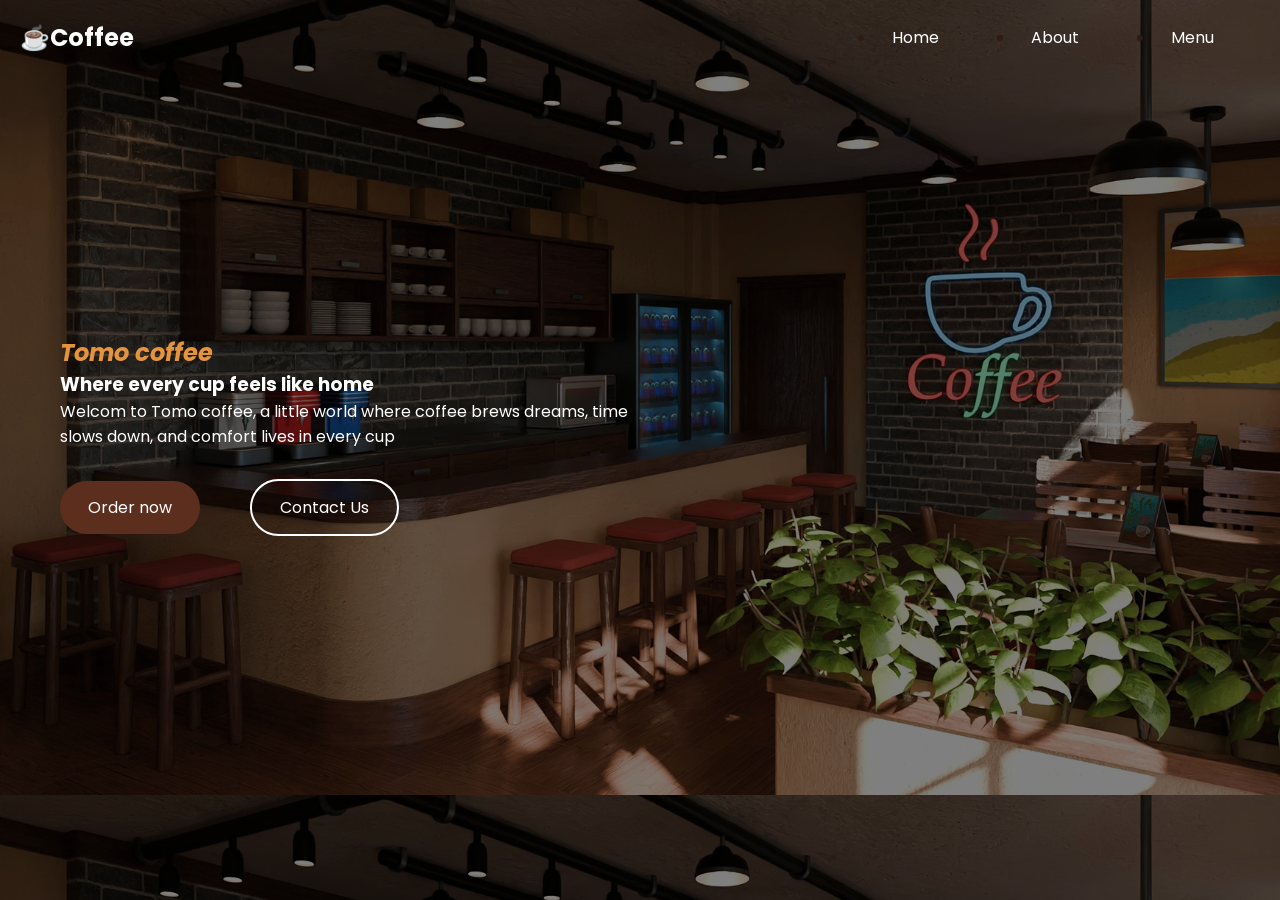
<file: INDEX.html>
<!DOCTYPE html>
<html lang="en">
<head>
    <meta charset="UTF-8">
    <meta name="viewport" content="width=device-width, initial-scale=1.0">
    <title>Tomo </title>
    <link rel="stylesheet" href="style.css">
</head>
<body class="page1">
    <header>
        <nav class="navbar">
            <a href="#" class="nav_logo">
                <h2 class="logo_text">☕Coffee</h2>
            </a>
            <ul class="nav_menu">
                <li class="nav_item">
                    <a href="INDEX.html" class="nav_link">Home</a>
                </li>
                <li class="nav_item">
                    <a href="ABOUT.html" class="nav_link">About</a>
                </li>
                <li class="nav_item">
                    <a href="menu.html" class="nav_link">Menu</a>
                </li>
            </ul>


        </nav>
    </header>
    <main>
        <section class="hero_section">

            <div class="hero_content">
                <div class="hero-details">
                    <h2 class="title">Tomo coffee</h2>
                    <h3 class="subtitle">Where every cup feels like home</h3>
                    <p class="description">Welcom to Tomo coffee, a little world where coffee brews dreams, time <br>slows down, and comfort lives in every cup</p>
                    <div class="buttons">
                        <a href="ORDER.HTML" class="button order_now">Order now</a>
                        <a href="CONTACT.html" class="button contact_us">Contact Us</a>
                    </div>
                </div>
               

            </div>
        </section>
        <section class="about_section">
            <div class=""></div>
        </section>
    </main>
   

    
</body>
</html>
</file>
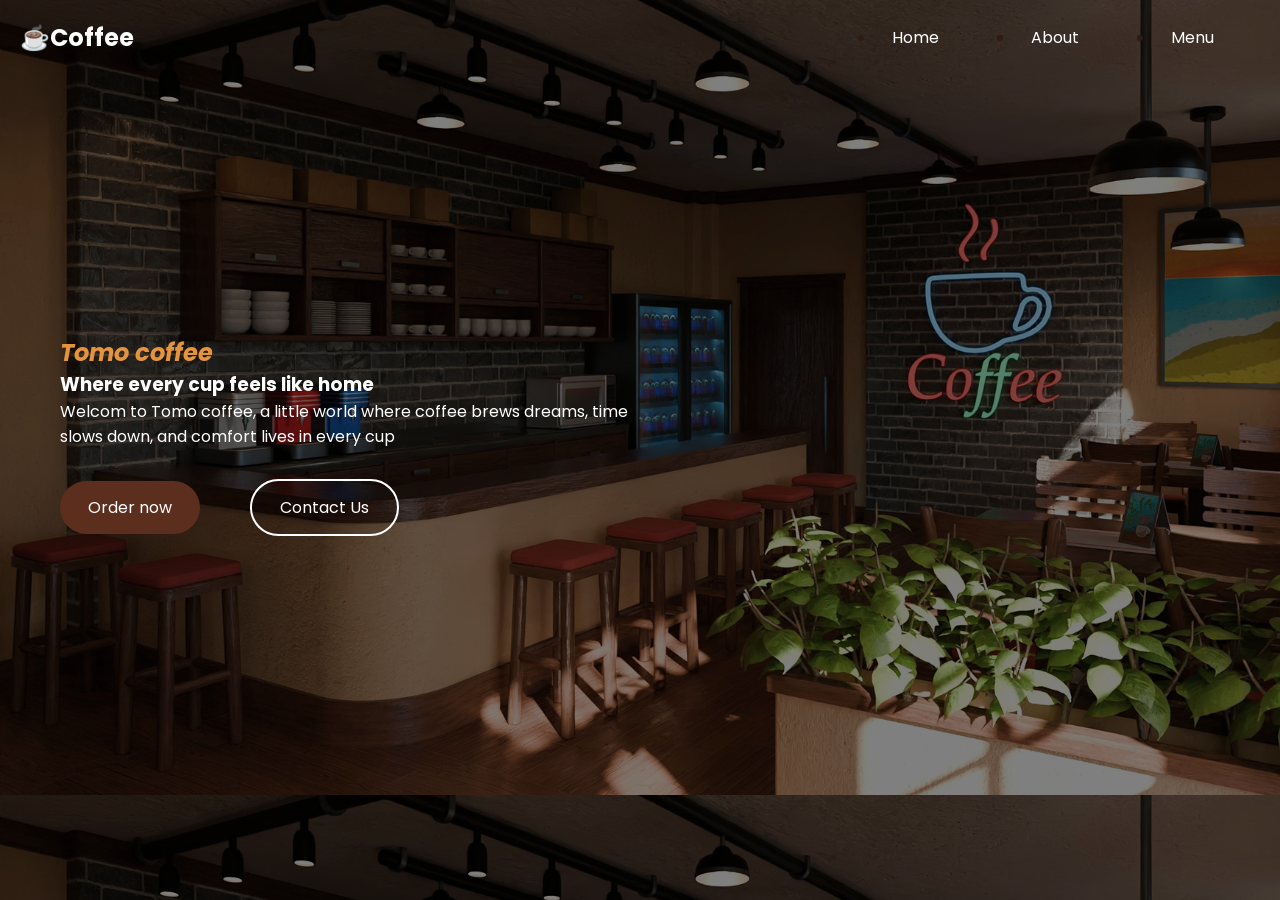
<file: index.html>
<!DOCTYPE html>
<html lang="en">
<head>
    <meta charset="UTF-8">
    <meta name="viewport" content="width=device-width, initial-scale=1.0">
    <title>Tomo </title>
    <link rel="stylesheet" href="style.css">
</head>
<body class="page1">
    <header>
        <nav class="navbar">
            <a href="#" class="nav_logo">
                <h2 class="logo_text">☕Coffee</h2>
            </a>
            <ul class="nav_menu">
                <li class="nav_item">
                    <a href="INDEX.html" class="nav_link">Home</a>
                </li>
                <li class="nav_item">
                    <a href="ABOUT.html" class="nav_link">About</a>
                </li>
                <li class="nav_item">
                    <a href="menu.html" class="nav_link">Menu</a>
                </li>
            </ul>


        </nav>
    </header>
    <main>
        <section class="hero_section">

            <div class="hero_content">
                <div class="hero-details">
                    <h2 class="title">Tomo coffee</h2>
                    <h3 class="subtitle">Where every cup feels like home</h3>
                    <p class="description">Welcom to Tomo coffee, a little world where coffee brews dreams, time <br>slows down, and comfort lives in every cup</p>
                    <div class="buttons">
                        <a href="ORDER.HTML" class="button order_now">Order now</a>
                        <a href="CONTACT.html" class="button contact_us">Contact Us</a>
                    </div>
                </div>
               

            </div>
        </section>
        <section class="about_section">
            <div class=""></div>
        </section>
    </main>
   

    
</body>
</html>
</file>
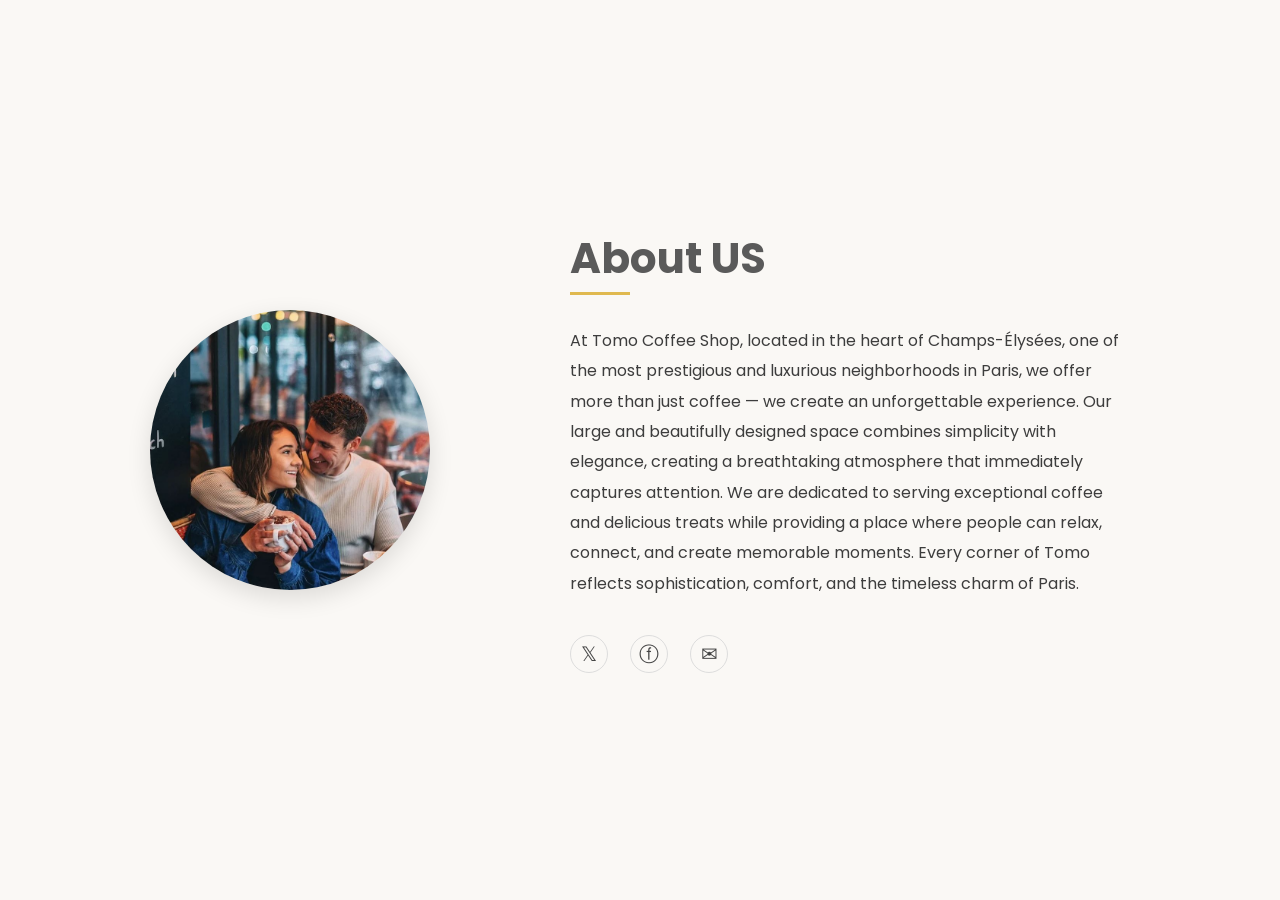
<file: ABOUT.html>
<!DOCTYPE html>
<html lang="en">
<head>
<meta charset="UTF-8">
<meta name="viewport" content="width=device-width, initial-scale=1.0">
<title>About US</title>
<link rel="stylesheet" href="style.css">
</head>
<body class="about-page">

    <div class="about-container">

        <div class="about-photo">
            <img src="coupl.jpg" alt="Tomo Coffee Shop couple">
        </div>

        <div class="about-text">
            <h1>About US</h1>
            <p>
                At Tomo Coffee Shop, located in the heart of Champs-Élysées, one of the
                most prestigious and luxurious neighborhoods in Paris, we offer more than
                just coffee — we create an unforgettable experience. Our large and
                beautifully designed space combines simplicity with elegance, creating a
                breathtaking atmosphere that immediately captures attention. We are
                dedicated to serving exceptional coffee and delicious treats while providing
                a place where people can relax, connect, and create memorable moments.
                Every corner of Tomo reflects sophistication, comfort, and the timeless
                charm of Paris.
            </p>

            <div class="about-socials">
                <a href="https://www.instagram.com/tomo_coffee_brunch_bakery?igsh=MTQycHU3dm1lOThiMg==" target="_blank" aria-label="Instagram">𝕏</a>
                <a href="https://www.facebook.com/share/1BnE94iN6t/" aria-label="Info">ⓕ</a>
                <a href="mailto:zoubabelhoul858@gmail.com" aria-label="Email">✉︎</a>
            </div>
        </div>

    </div>

</body>
</html>
</file>
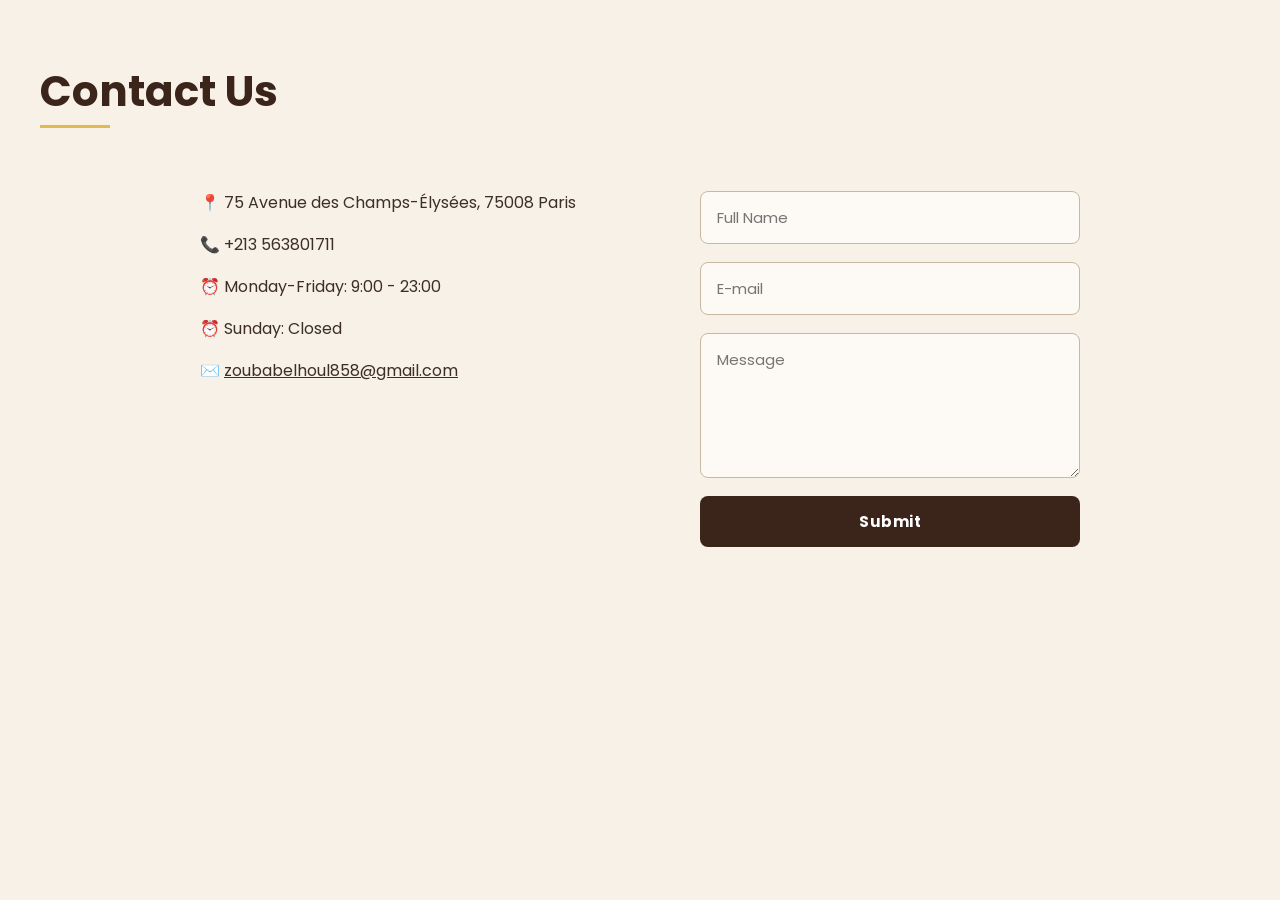
<file: CONTACT.html>
<!DOCTYPE html>
<html lang="en">
<head>
    <meta charset="UTF-8">
    <meta name="viewport" content="width=device-width, initial-scale=1.0">
    <title>Contact US</title>
    <link rel="stylesheet" href="style.css">
</head>
<body class="contact-page">

    <h1 class="contact-title">Contact Us</h1>

    <div class="contact-container">

        <ul class="contact-info">
            <li>📍 75 Avenue des Champs-Élysées, 75008 Paris</li>
            <li>📞 +213 563801711</li>
            <li>⏰ Monday-Friday: 9:00 - 23:00</li>
            <li>⏰ Sunday: Closed</li>
            <li>✉️ <a href="mailto:zoubabelhoul858@gmail.com">zoubabelhoul858@gmail.com</a></li>
        </ul>

        <form action="#" class="contact-form" id="contactForm">
            <input type="text" name="name" id="name" placeholder="Full Name" required>
            <input type="email" name="email" id="email" placeholder="E-mail" required>
            <textarea name="message" id="message" rows="5" placeholder="Message" required></textarea>
            <button type="submit" class="contact-submit">Submit</button>
        </form>

    </div>
    <body>
<html>

    <p id="confirmMsg" class="contact-confirm">Merci ! Votre avis a été envoyé.</p>
</file>
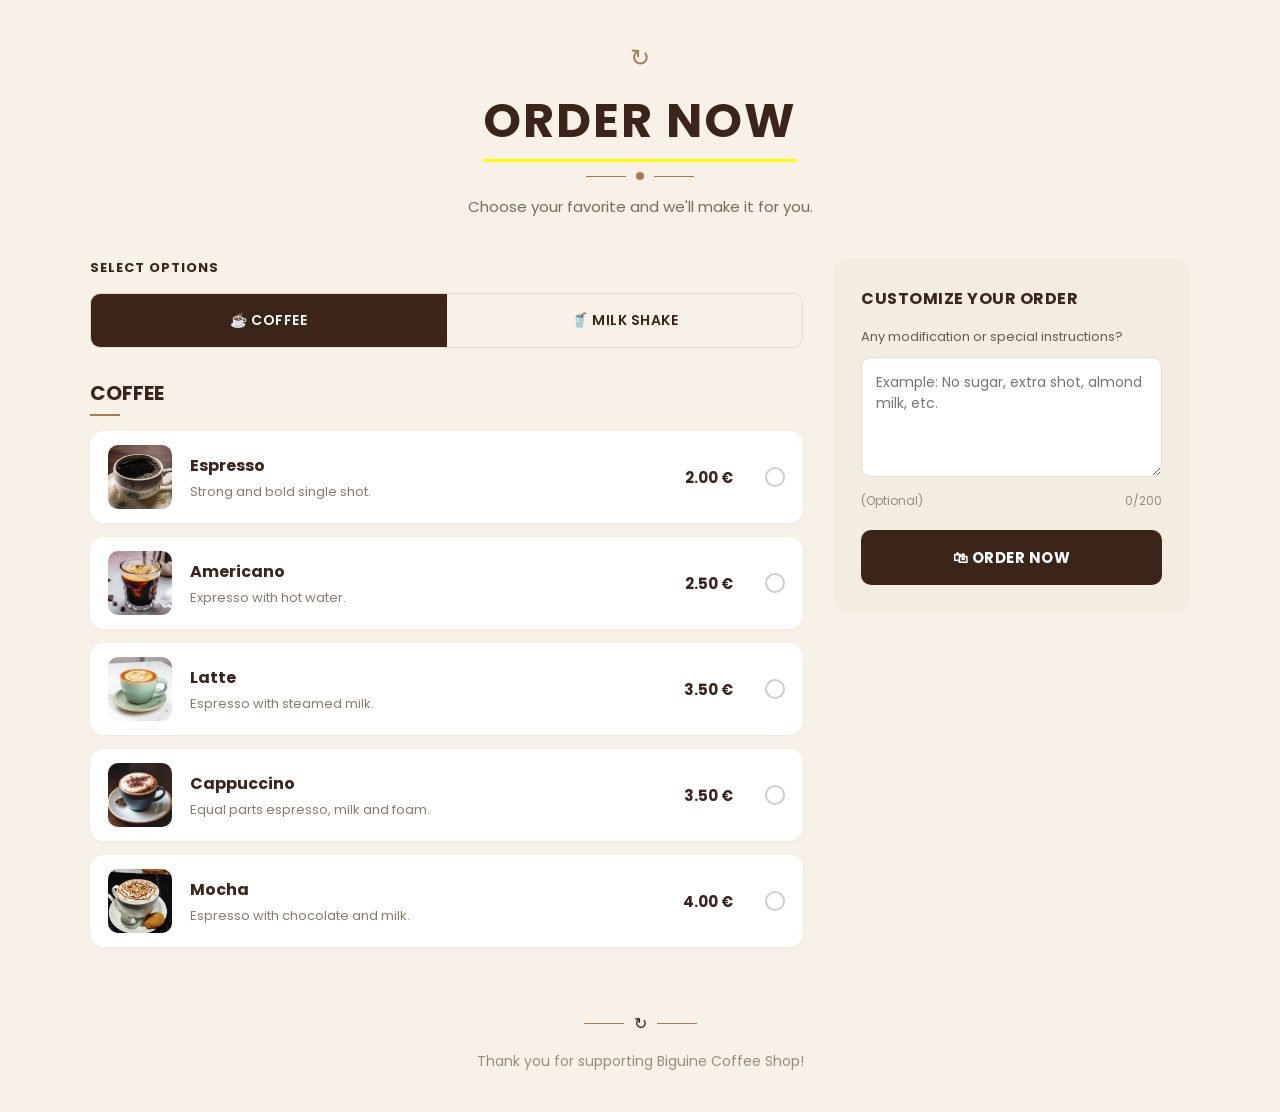
<file: ORDER.HTML>
<!DOCTYPE html>
<html lang="en">
<head>
    <meta charset="UTF-8">
    <meta name="viewport" content="width=device-width, initial-scale=1.0">
    <title>ORDER NOW</title>
    <link rel="stylesheet" href="style.css">

</head>
<body>
    <div class="tomo-order">
<div class="tomo-container">

  <header class="tomo-header">
    <div class="tomo-icon-circle">&#8635;</div>
    <h1>ORDER NOW</h1>
    <div class="tomo-divider"><span></span><div class="tomo-dot"></div><span></span></div>
    <p>Choose your favorite and we'll make it for you.</p>
  </header>

  <div class="tomo-main-grid">
    <div>
      <div class="tomo-section-title">SELECT OPTIONS</div>
      <div class="tomo-tabs">
        <div class="tomo-tab tomo-active" onclick="tomoSwitchTab(this,'tomo-coffee')">☕ COFFEE</div>
        <div class="tomo-tab" onclick="tomoSwitchTab(this,'tomo-milkshake')">🥤 MILK SHAKE</div>
      </div>

      <div id="tomo-coffee">
        <div class="tomo-category">COFFEE</div>

        <div class="tomo-item" data-price="2.00" onclick="tomoSelectItem(this)">
          <img src="coffes.jpg" alt="Espresso">
          <div class="tomo-item-info">
            <h3>Espresso</h3>
            <p>Strong and bold single shot.</p>
          </div>
          <div class="tomo-item-price">2.00 €</div>
          <div class="tomo-radio"></div>
        </div>

        <div class="tomo-item" data-price="2.50" onclick="tomoSelectItem(this)">
          <img src="americano.jpg" alt="Americano">
          <div class="tomo-item-info">
            <h3>Americano</h3>
            <p>Expresso with hot water.</p>
          </div>
          <div class="tomo-item-price">2.50 €</div>
          <div class="tomo-radio"></div>
        </div>

        <div class="tomo-item" data-price="3.50" onclick="tomoSelectItem(this)">
          <img src="latte.jpg" alt="Latte">
          <div class="tomo-item-info">
            <h3>Latte</h3>
            <p>Espresso with steamed milk.</p>
          </div>
          <div class="tomo-item-price">3.50 €</div>
          <div class="tomo-radio"></div>
        </div>

        <div class="tomo-item" data-price="3.50" onclick="tomoSelectItem(this)">
          <img src="capochino.jpg" alt="Cappuccino">
          <div class="tomo-item-info">
            <h3>Cappuccino</h3>
            <p>Equal parts espresso, milk and foam.</p>
          </div>
          <div class="tomo-item-price">3.50 €</div>
          <div class="tomo-radio"></div>
        </div>

        <div class="tomo-item" data-price="4.00" onclick="tomoSelectItem(this)">
          <img src="mocha.jpg" alt="Mocha">
          <div class="tomo-item-info">
            <h3>Mocha</h3>
            <p>Espresso with chocolate and milk.</p>
          </div>
          <div class="tomo-item-price">4.00 €</div>
          <div class="tomo-radio"></div>
        </div>
      </div>

      <div id="tomo-milkshake" style="display:none;">
        <div class="tomo-category">MILK SHAKE</div>

        <div class="tomo-item" data-price="4.50" onclick="tomoSelectItem(this)">
          <img src="mmms.jpg" alt="Chocolate Milk Shake">
          <div class="tomo-item-info">
            <h3>Chocolate Milk Shake</h3>
            <p>Creamy chocolate shake.</p>
          </div>
          <div class="tomo-item-price">5.0 €</div>
          <div class="tomo-radio"></div>
        </div>

        <div class="tomo-item" data-price="4.50" onclick="tomoSelectItem(this)">
          <img src="ms.jpg" alt="Strawberry Milk Shake">
          <div class="tomo-item-info">
            <h3>Strawberry Milk Shake</h3>
            <p>Fresh and fruity strawberry shake.</p>
          </div>
          <div class="tomo-item-price">5.0 €</div>
          <div class="tomo-radio"></div>
        </div>

        <div class="tomo-item" data-price="4.50" onclick="tomoSelectItem(this)">
<img src="msmms.jpg" alt="Caramel Milk Shake">
          <div class="tomo-item-info">
            <h3>Caramel Milk Shake</h3>
            <p>Sweet caramel drizzle shake.</p>
          </div>
          <div class="tomo-item-price">5.0 €</div>
          <div class="tomo-radio"></div>
        </div>
        <div class="tomo-item" data-price="4.50" onclick="tomoSelectItem(this)">
          <img src="mmssss.jpg" alt="Blueberry Milk Shake">
          <div class="tomo-item-info">
            <h3>Blueberry Milk Shake</h3>
            <p>Fresh and fruity Blueberry shake.</p>
          </div>
          <div class="tomo-item-price">5.0 €</div>
          <div class="tomo-radio"></div>
        </div>
      </div>
    </div>

    <aside class="tomo-sidebar">
      <h2>CUSTOMIZE YOUR ORDER</h2>
      <label>Any modification or special instructions?</label>
      <textarea id="tomo-notes" maxlength="200" placeholder="Example: No sugar, extra shot, almond milk, etc." oninput="tomoUpdateCount()"></textarea>
      <div class="tomo-char-row">
        <span>(Optional)</span>
        <span id="tomo-count">0/200</span>
      </div>
      <button class="tomo-order-btn" onclick="tomoPlaceOrder()">🛍 ORDER NOW</button>
    </aside>
  </div>

  <footer class="tomo-footer">
    <div class="tomo-divider"><span></span><div>&#8635;</div><span></span></div>
    <p>Thank you for supporting Biguine Coffee Shop!</p>
  </footer>

</div>
</div>
<script>
  function tomoSwitchTab(el, target){
    document.querySelectorAll('.tomo-tab').forEach(t=>t.classList.remove('tomo-active'));
    el.classList.add('tomo-active');
    document.getElementById('tomo-coffee').style.display = target==='tomo-coffee' ? 'block':'none';
    document.getElementById('tomo-milkshake').style.display = target==='tomo-milkshake' ? 'block':'none';
  }

  let tomoSelected = null;
  function tomoSelectItem(el){
    document.querySelectorAll('.tomo-radio').forEach(r=>r.classList.remove('tomo-selected'));
    el.querySelector('.tomo-radio').classList.add('tomo-selected');
    tomoSelected = el;
  }

  function tomoUpdateCount(){
    const ta = document.getElementById('tomo-notes');
    document.getElementById('tomo-count').textContent = ta.value.length + '/200';
  }

  function tomoPlaceOrder(){
    if(!tomoSelected){
      alert('Please select an item first!');
      return;
    }
    const name = tomoSelected.querySelector('h3').textContent;
    const price = tomoSelected.querySelector('.tomo-item-price').textContent;
    alert('Order placed: ' + name + ' (' + price + ')');
  }
</script>
    
</body>
</html>
</file>
<file: style.css>
@import url('https://fonts.googleapis.com/css2?family=Miniver&family=Poppins:ital,wght@0,400;0,500;0,600;0,700;1,500&display=swap');
*{
    margin: 0;
    padding: 0;
    box-sizing: border-box;
    font-family: "Poppins", sans-serif;

     
}
.page1{
    background-image: linear-gradient(rgba(0,0,0,0.5),rgba(0,0,0,0.5)), url(COFFEESHOP.jpg);
    background-size: cover;

}
header .navbar{
    display: flex;
    padding: 20px;
    align-items: center;
    justify-content: space-between;
}
.navbar .nav_logo .logo_text{
    color: white;
   
}
.nav_menu{
    display: flex;
    gap: 30px;
    text-decoration: none;
}

.navbar .nav_menu .nav_link{
    color: white;
    
}
.navbar a{
    text-decoration: none;
}
.nav_item{
    margin-right: 30px;
}
.nav_link{
    padding: 8px 16px;
    border-radius: 8px;
    transition: background-color 0.3s ease;
}
.nav_link:hover{
    background-color: #5c2e1e;
    color: #fff;
}
.hero_section{
    display: flex;
    align-items: center;
    padding: 0 60px;
    min-height: 80vh;
}
.hero_details{
    text-align: left;
    max-width: 500px;
    color: white;
}
.title{
    color: #e6943c;
    font-style: italic;
}
.subtitle{
    color: #fff;
}
.description{
    color: #fff;
}

.buttons {
  display: flex;
  flex-direction: row;
  align-items: center;
  gap: 25px;
  margin-top: 30px;
  width: 100%;
}

.order_now,
.contact_us {
  display: inline-flex;
  align-items: center;
  justify-content: center;
  padding: 14px 28px;
  border-radius: 30px;
  text-decoration: none;
  white-space: nowrap;
  flex: 0 0 auto;
}

.order_now {
  background-color: #5c2e1e;
  color: #fff;
  margin-right: 25px;
}

.contact_us {
  background-color: transparent;
  color: #fff;
  border: 2px solid #fff;
}
.contact_us:hover{
    background-color: #5c2e1e;
}

.middle {
  width: 700px;        /* ou ce que tu veux */
  margin-left: 350px;   /* pousse à droite */
  margin-right: 100px;  /* petit espace du bord */
 

}
h1{
    margin-left: 200px;   
   position: relative;
  display: inline-block;
}

h1::after {
  content: "";
  position: absolute;
  left: 0;
  bottom: -5px;
  width: 100%;
  height: 3px;
  background: yellow;
}

.letous {
  display: flex;
  flex-direction: row;
  
}

   .h1{
    margin-left: 600px;
   }
   /* ============ TOKENS ============ */
:root {
  --cream: #F4ECDE;
  --cream-card: #EFE3CC;
  --espresso: #2E1B12;
  --rust: #B0652B;
  --rust-light: #C9824F;
  --line: #C9A876;

  --font-display: "Fraunces", serif;
  --font-body: "Karla", sans-serif;
}

* { box-sizing: border-box; }

body {
  margin: 0;
  background: var(--cream);
  font-family: var(--font-body);
  color: var(--espresso);
}

/* ============ HEADER ============ */
.menu-header {
  display: flex;
  align-items: center;
  justify-content: center;
  gap: 18px;
  padding: 48px 24px 8px;
}

.menu-header h1 {
  font-family: var(--font-display);
  font-weight: 900;
  font-size: clamp(2.4rem, 6vw, 3.6rem);
  letter-spacing: 0.06em;
  margin: 0;
}

.bean {
  color: var(--rust);
  font-size: 1.2rem;
}

/* ============ CATEGORY TITLE ============ */
.category {
  padding: 24px 0 56px;
}

.category-title {
  display: flex;
  align-items: center;
  justify-content: center;
  gap: 10px;
  margin-bottom: 28px;
}

.category-title h2 {
  font-family: var(--font-display);
  font-weight: 700;
  font-size: clamp(1.6rem, 4vw, 2.1rem);
  letter-spacing: 0.03em;
  margin: 0;
  position: relative;
  padding: 0 18px;
}

.category-title h2::before,
.category-title h2::after {
  content: "";
  position: absolute;
  top: 50%;
  width: 90px;
  height: 1px;
  background: var(--line);
}

.category-title h2::before { right: 100%; }
.category-title h2::after  { left: 100%; }

.cup-icon { font-size: 1.4rem; }

/* ============ CAROUSEL ============ */
.carousel {
  position: relative;
  max-width: 1100px;
  margin: 0 auto;
  padding: 0 64px;
}

.carousel-viewport {
  overflow: hidden;
}

.carousel-track {
  display: flex;
  list-style: none;
  margin: 0;
  padding: 0;
  gap: 24px;
  transition: transform 0.4s ease;
  touch-action: pan-y;
  cursor: grab;
}

.carousel-track:active {
  cursor: grabbing;
}

.card {
  flex: 0 0 calc((100% - 48px) / 3);
  background: var(--cream-card);
  border-radius: 10px;
  overflow: hidden;
  box-shadow: 0 4px 14px rgba(46, 27, 18, 0.08);
}

.card-photo {
  aspect-ratio: 1 / 1;
  overflow: hidden;
}

.card-photo img {
  width: 100%;
  height: 100%;
  object-fit: cover;
  display: block;
  user-select: none;
  -webkit-user-drag: none;
}

.card-name {
  font-family: var(--font-display);
  font-weight: 700;
  font-size: 1.15rem;
  text-align: center;
  margin: 16px 0 4px;
}

.card-price {
  text-align: center;
  font-size: 1rem;
  color: var(--rust);
  font-weight: 500;
  margin: 0 0 18px;
}

/* ============ ARROWS ============ */
.arrow {
  position: absolute;
  top: 50%;
  transform: translateY(-50%);
  width: 44px;
  height: 44px;
  border-radius: 50%;
  border: 1px solid var(--line);
  background: var(--cream);
  color: var(--rust);
  font-size: 1.2rem;
  cursor: pointer;
  display: flex;
  align-items: center;
  justify-content: center;
  transition: background 0.2s ease, color 0.2s ease;
  z-index: 2;
}

.arrow:hover {
  background: var(--rust);
  color: var(--cream);
}

.arrow:focus-visible {
  outline: 2px solid var(--rust);
  outline-offset: 2px;
}

.arrow:disabled {
  opacity: 0.35;
  cursor: default;
}

.arrow:disabled:hover {
  background: var(--cream);
  color: var(--rust);
}

.arrow-left { left: 0; }
.arrow-right { right: 0; }

/* ============ DOTS ============ */
.dots {
  display: flex;
  justify-content: center;
  gap: 8px;
  margin-top: 24px;
}

.dot {
  width: 8px;
  height: 8px;
  border-radius: 50%;
  background: var(--line);
  border: none;
  cursor: pointer;
  padding: 0;
}

.dot[aria-current="true"] {
  background: var(--rust);
}

/* ============ RESPONSIVE ============ */
@media (max-width: 860px) {
  .card { flex: 0 0 calc((100% - 24px) / 2); }
  .carousel { padding: 0 48px; }
}

@media (max-width: 560px) {
  .card { flex: 0 0 100%; }
  .carousel { padding: 0 40px; }
  .arrow { width: 36px; height: 36px; font-size: 1rem; }
}

@media (prefers-reduced-motion: reduce) {
  .carousel-track { transition: none; }
}
.tomo-order{
  --tomo-cream:#f7f1e8;
  --tomo-brown-dark:#3b241a;
  --tomo-brown:#5a3a28;
  --tomo-accent:#a87c52;
  --tomo-border:#e6dccb;
  --tomo-card-bg:#ffffff;

  font-family: 'Segoe UI', Arial, sans-serif;
  background:var(--tomo-cream);
  color:var(--tomo-brown-dark);
  padding:40px 20px;
}
.tomo-order *{box-sizing:border-box;}

.tomo-container{
  max-width:1100px;
  margin:0 auto;
}

/* Header */
.tomo-header{
  text-align:center;
  margin-bottom:40px;
}
.tomo-icon-circle{
  font-size:24px;
  color:var(--tomo-accent);
  margin-bottom:10px;
}
.tomo-order h1{
  font-size:48px;
  letter-spacing:2px;
  margin:0;
  color:var(--tomo-brown-dark);
}
.tomo-divider{
  display:flex;
  align-items:center;
  justify-content:center;
  gap:10px;
  margin:15px 0;
}
.tomo-divider span{
  width:40px;
  height:1px;
  background:var(--tomo-accent);
}
.tomo-divider .tomo-dot{
  width:8px;height:8px;border-radius:50%;
  background:var(--tomo-accent);
}
.tomo-header p{
  color:#7a6a5c;
  font-size:15px;
}

/* Layout */
.tomo-main-grid{
  display:grid;
  grid-template-columns: 2fr 1fr;
  gap:30px;
}
@media (max-width:800px){
  .tomo-main-grid{grid-template-columns:1fr;}
}

.tomo-section-title{
  font-size:13px;
  letter-spacing:1px;
  font-weight:700;
  margin-bottom:15px;
}

/* Tabs */
.tomo-tabs{
  display:flex;
  border-radius:10px;
  overflow:hidden;
  margin-bottom:30px;
  border:1px solid var(--tomo-border);
}
.tomo-tab{
  flex:1;
  display:flex;
  align-items:center;
  justify-content:center;
  gap:8px;
  padding:16px;
  font-weight:600;
  font-size:14px;
  letter-spacing:0.5px;
  cursor:pointer;
  background:var(--tomo-cream);
  color:var(--tomo-brown-dark);
}
.tomo-tab.tomo-active{
  background:var(--tomo-brown-dark);
  color:#fff;
}

/* Category headings */
.tomo-category{
  font-size:20px;
  font-weight:700;
  margin:30px 0 15px;
}
.tomo-category::after{
  content:"";
  display:block;
  width:30px;
  height:2px;
  background:var(--tomo-accent);
  margin-top:6px;
}

/* Item card */
.tomo-item{
  display:flex;
  align-items:center;
  gap:18px;
  background:var(--tomo-card-bg);
  border-radius:14px;
  padding:14px 18px;
  margin-bottom:14px;
  box-shadow:0 1px 4px rgba(0,0,0,0.04);
  cursor:pointer;
}
.tomo-item img{
  width:64px;
  height:64px;
  border-radius:10px;
  object-fit:cover;
  flex-shrink:0;
}
.tomo-item-info{
  flex:1;
}
.tomo-item-info h3{
  margin:0 0 4px;
  font-size:16px;
}
.tomo-item-info p{
  margin:0;
  font-size:13px;
  color:#8a7a6c;
}
.tomo-item-price{
  font-weight:700;
  font-size:15px;
  margin-right:14px;
  white-space:nowrap;
}
.tomo-radio{
  width:20px;
  height:20px;
  border-radius:50%;
  border:2px solid #ccc;
  flex-shrink:0;
  cursor:pointer;
}
.tomo-radio.tomo-selected{
  border-color:var(--tomo-brown-dark);
  background:radial-gradient(circle, var(--tomo-brown-dark) 40%, transparent 41%);
}

/* Sidebar */
.tomo-sidebar{
  background:#f3ece1;
  border-radius:16px;
  padding:28px;
  height:fit-content;
  position:sticky;
  top:30px;
}
.tomo-sidebar h2{
  font-size:16px;
  letter-spacing:0.5px;
  margin:0 0 16px;
}
.tomo-sidebar label{
  display:block;
  font-size:13px;
  color:#6a5b4d;
  margin-bottom:10px;
}
.tomo-order textarea{
  width:100%;
  min-height:120px;
  border:1px solid var(--tomo-border);
  border-radius:10px;
  padding:14px;
  font-family:inherit;
  font-size:14px;
  resize:vertical;
  background:#fff;
}
.tomo-char-row{
  display:flex;
  justify-content:space-between;
  font-size:12px;
  color:#9a8c7c;
  margin:8px 0 20px;
}
.tomo-order-btn{
  width:100%;
  background:var(--tomo-brown-dark);
  color:#fff;
  border:none;
  border-radius:10px;
  padding:16px;
  font-size:15px;
  font-weight:700;
  letter-spacing:0.5px;
  cursor:pointer;
  display:flex;
  align-items:center;
  justify-content:center;
  gap:10px;
}
.tomo-order-btn:hover{
  background:#2a1810;
}

.tomo-footer{
  text-align:center;
  margin-top:50px;
}
.tomo-footer .tomo-divider{
  margin-bottom:15px;
}
.tomo-footer p{
  color:#9a8c7c;
  font-size:14px;
}

.about-page{
    margin:0;
    font-family:'Segoe UI', Arial, sans-serif;
    background:#faf8f5;
    min-height:100vh;
    display:flex;
    align-items:center;
}

.about-container{
    display:flex;
    align-items:center;
    justify-content:center;
    gap:140px;
    max-width:1200px;
    margin:0 auto;
    padding:60px 40px;
    width:100%;
}

/* Photo ronde à gauche */
.about-photo{
    flex-shrink:0;
    width:280px;
    height:280px;
    border-radius:50%;
    overflow:hidden;
    box-shadow:0 8px 24px rgba(0,0,0,0.12);
}
.about-photo img{
    width:100%;
    height:100%;
    object-fit:cover;
    display:block;
}

/* Texte à droite */
.about-text{
    flex:1;
    max-width:560px;
}
.about-text h1{
    font-size:42px;
    font-weight:700;
    color:#5a5a5a;
    margin:0 0 6px;
    position:relative;
    display:inline-block;
}
.about-text h1::after{
    content:"";
    display:block;
    width:60px;
    height:3px;
    background:#e0b94f;
    margin-top:10px;
}
.about-text p{
    margin-top:30px;
    font-size:16px;
    line-height:1.9;
    color:#3d3d3d;
}

/* Icônes réseaux sociaux */
.about-socials{
    display:flex;
    gap:22px;
    margin-top:36px;
    font-size:20px;
}
.about-socials a{
    color:#444;
    text-decoration:none;
    display:flex;
    align-items:center;
    justify-content:center;
    width:38px;
    height:38px;
    border-radius:50%;
    border:1px solid #ddd;
    transition:all 0.2s ease;
}
.about-socials a:hover{
    background:#5a5a5a;
    color:#fff;
    border-color:#5a5a5a;
}

/* ===== TABLET ===== */
@media (max-width: 900px){
    .about-container{
        flex-direction:column;
        text-align:center;
        gap:40px;
        padding:50px 30px;
    }
    .about-photo{
        width:220px;
        height:220px;
    }
    .about-text h1{
        font-size:36px;
    }
    .about-text h1::after{
        margin:10px auto 0;
    }
    .about-socials{
        justify-content:center;
    }
}

/* ===== MOBILE ===== */
@media (max-width: 500px){
    .about-container{
        padding:40px 20px;
        gap:30px;
    }
    .about-photo{
        width:160px;
        height:160px;
    }
    .about-text h1{
        font-size:28px;
    }
    .about-text p{
        font-size:14px;
        line-height:1.7;
        margin-top:20px;
    }
    .about-socials{
        gap:16px;
        margin-top:24px;
    }
    .about-socials a{
        width:34px;
        height:34px;
        font-size:17px;
    }
}
.contact-page{
    margin:0;
    font-family:'Segoe UI', Arial, sans-serif;
    background:#f7f1e8;
    min-height:100vh;
    padding:60px 40px;
}

.contact-title{
    text-align:center;
    font-size:42px;
    font-weight:700;
    color:#3b241a;
    margin:0 0 8px;
    position:relative;
}
.contact-title::after{
    content:"";
    display:block;
    width:70px;
    height:3px;
    background:#e0b94f;
    margin:14px auto 0;
}

.contact-container{
    display:flex;
    justify-content:center;
    align-items:flex-start;
    gap:120px;
    max-width:1100px;
    margin:60px auto 0;
}

/* Infos à gauche */
.contact-info{
    list-style:none;
    margin:0;
    padding:0;
    flex:1;
    max-width:380px;
}
.contact-info li{
    font-size:16px;
    color:#3d2f24;
    margin-bottom:18px;
    line-height:1.5;
}
.contact-info a{
    color:#3d2f24;
    text-decoration:underline;
}

/* Formulaire à droite */
.contact-form{
    flex:1;
    max-width:380px;
    display:flex;
    flex-direction:column;
    gap:18px;
}
.contact-form input,
.contact-form textarea{
    border:1px solid #c9b89f;
    border-radius:8px;
    background:#fdfaf5;
    padding:14px 16px;
    font-size:15px;
    font-family:inherit;
    color:#3b241a;
    resize:vertical;
}
.contact-form input:focus,
.contact-form textarea:focus{
    outline:none;
    border-color:#a87c52;
}
.contact-submit{
    background:#3b241a;
    color:#fff;
    border:none;
    border-radius:8px;
    padding:14px;
    font-size:15px;
    font-weight:700;
    letter-spacing:0.5px;
    cursor:pointer;
    transition:background 0.2s ease;
}
.contact-submit:hover{
    background:#2a1810;
}

.contact-confirm{
    display:none;
    text-align:center;
    color:#3b7a3b;
    font-weight:600;
    margin-top:30px;
}

/* ===== TABLET ===== */
@media (max-width: 900px){
    .contact-container{
        flex-direction:column;
        gap:50px;
        align-items:center;
    }
    .contact-info,
    .contact-form{
        max-width:480px;
        width:100%;
    }
}

/* ===== MOBILE ===== */
@media (max-width: 500px){
    .contact-page{
        padding:40px 20px;
    }
    .contact-title{
        font-size:30px;
    }
    .contact-container{
        margin-top:40px;
        gap:36px;
    }
    .contact-info li{
        font-size:14px;
    }
    .contact-form input,
    .contact-form textarea{
        font-size:14px;
        padding:12px 14px;
    }
}
</file>
